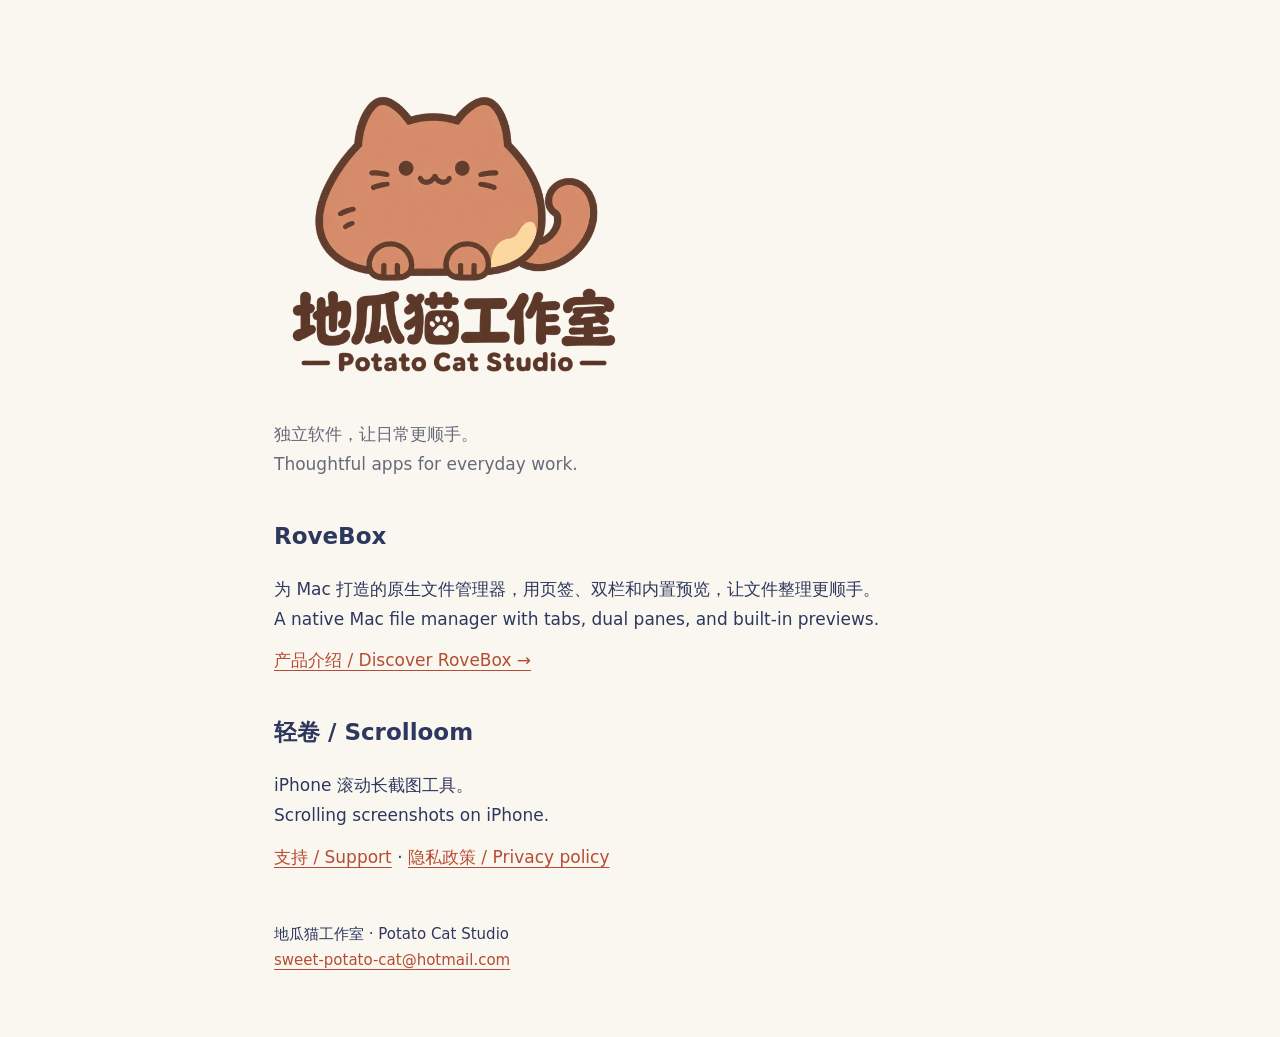
<file: index.html>
<!doctype html>
<html lang="zh-Hans"><head><meta charset="utf-8"><meta name="viewport" content="width=device-width,initial-scale=1"><title>地瓜猫工作室 / Potato Cat Studio</title><meta name="description" content="地瓜猫工作室软件的支持与隐私页面。Support and privacy information for Potato Cat Studio apps."><link rel="stylesheet" href="style.css?v=20261115-logo"></head><body><main>
<h1 class="studio-brand"><img class="studio-logo" src="assets/potato-cat-studio.png" width="360" height="360" alt="地瓜猫工作室 / Potato Cat Studio"></h1>
<p class="note">独立软件，让日常更顺手。<br><span lang="en">Thoughtful apps for everyday work.</span></p>
<section><h2>RoveBox</h2><p>为 Mac 打造的原生文件管理器，用页签、双栏和内置预览，让文件整理更顺手。<br><span lang="en">A native Mac file manager with tabs, dual panes, and built-in previews.</span></p><p><a href="rovebox/">产品介绍 / Discover RoveBox →</a></p></section>
<section><h2>轻卷 / Scrolloom</h2><p>iPhone 滚动长截图工具。<br>Scrolling screenshots on iPhone.</p><p><a href="scrolloom/">支持 / Support</a> · <a href="scrolloom/privacy.html">隐私政策 / Privacy policy</a></p></section>
<footer>地瓜猫工作室 · Potato Cat Studio<br><a href="mailto:sweet-potato-cat@hotmail.com">sweet-potato-cat@hotmail.com</a></footer>
</main></body></html>
</file>
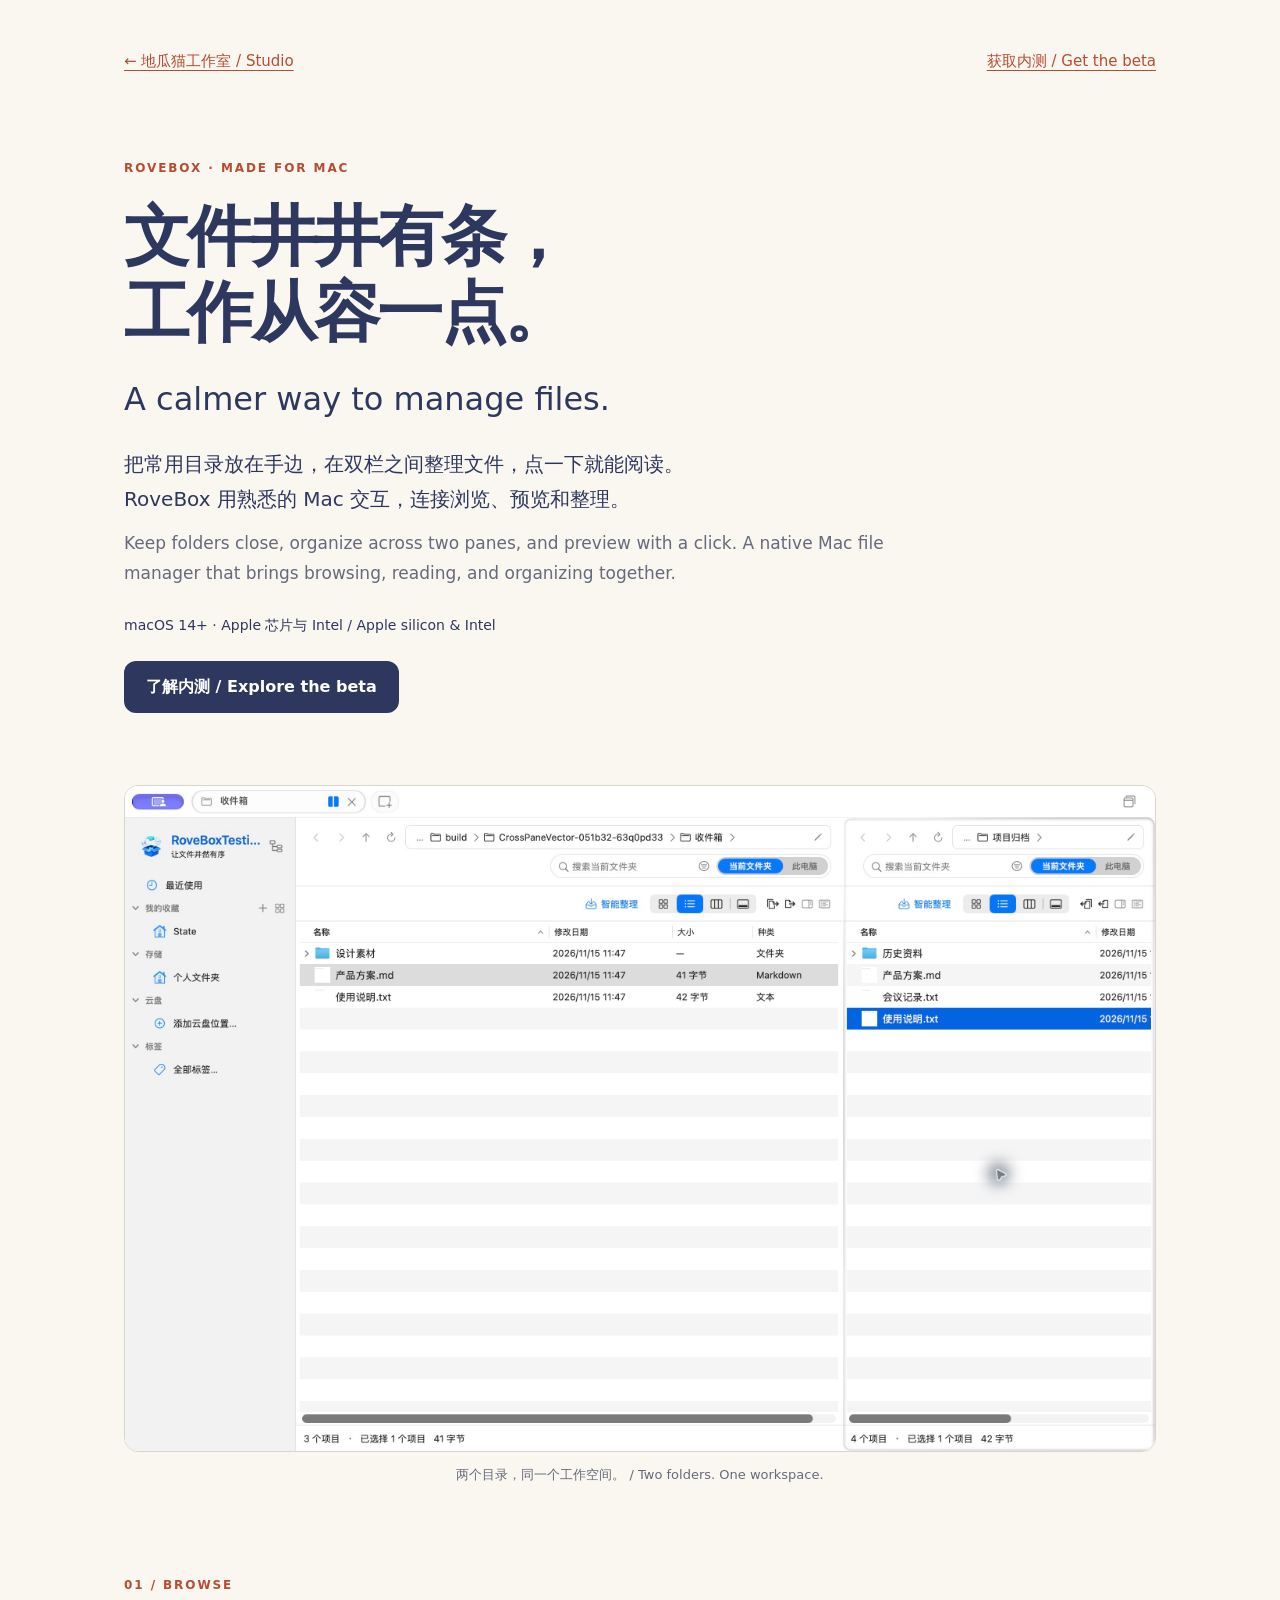
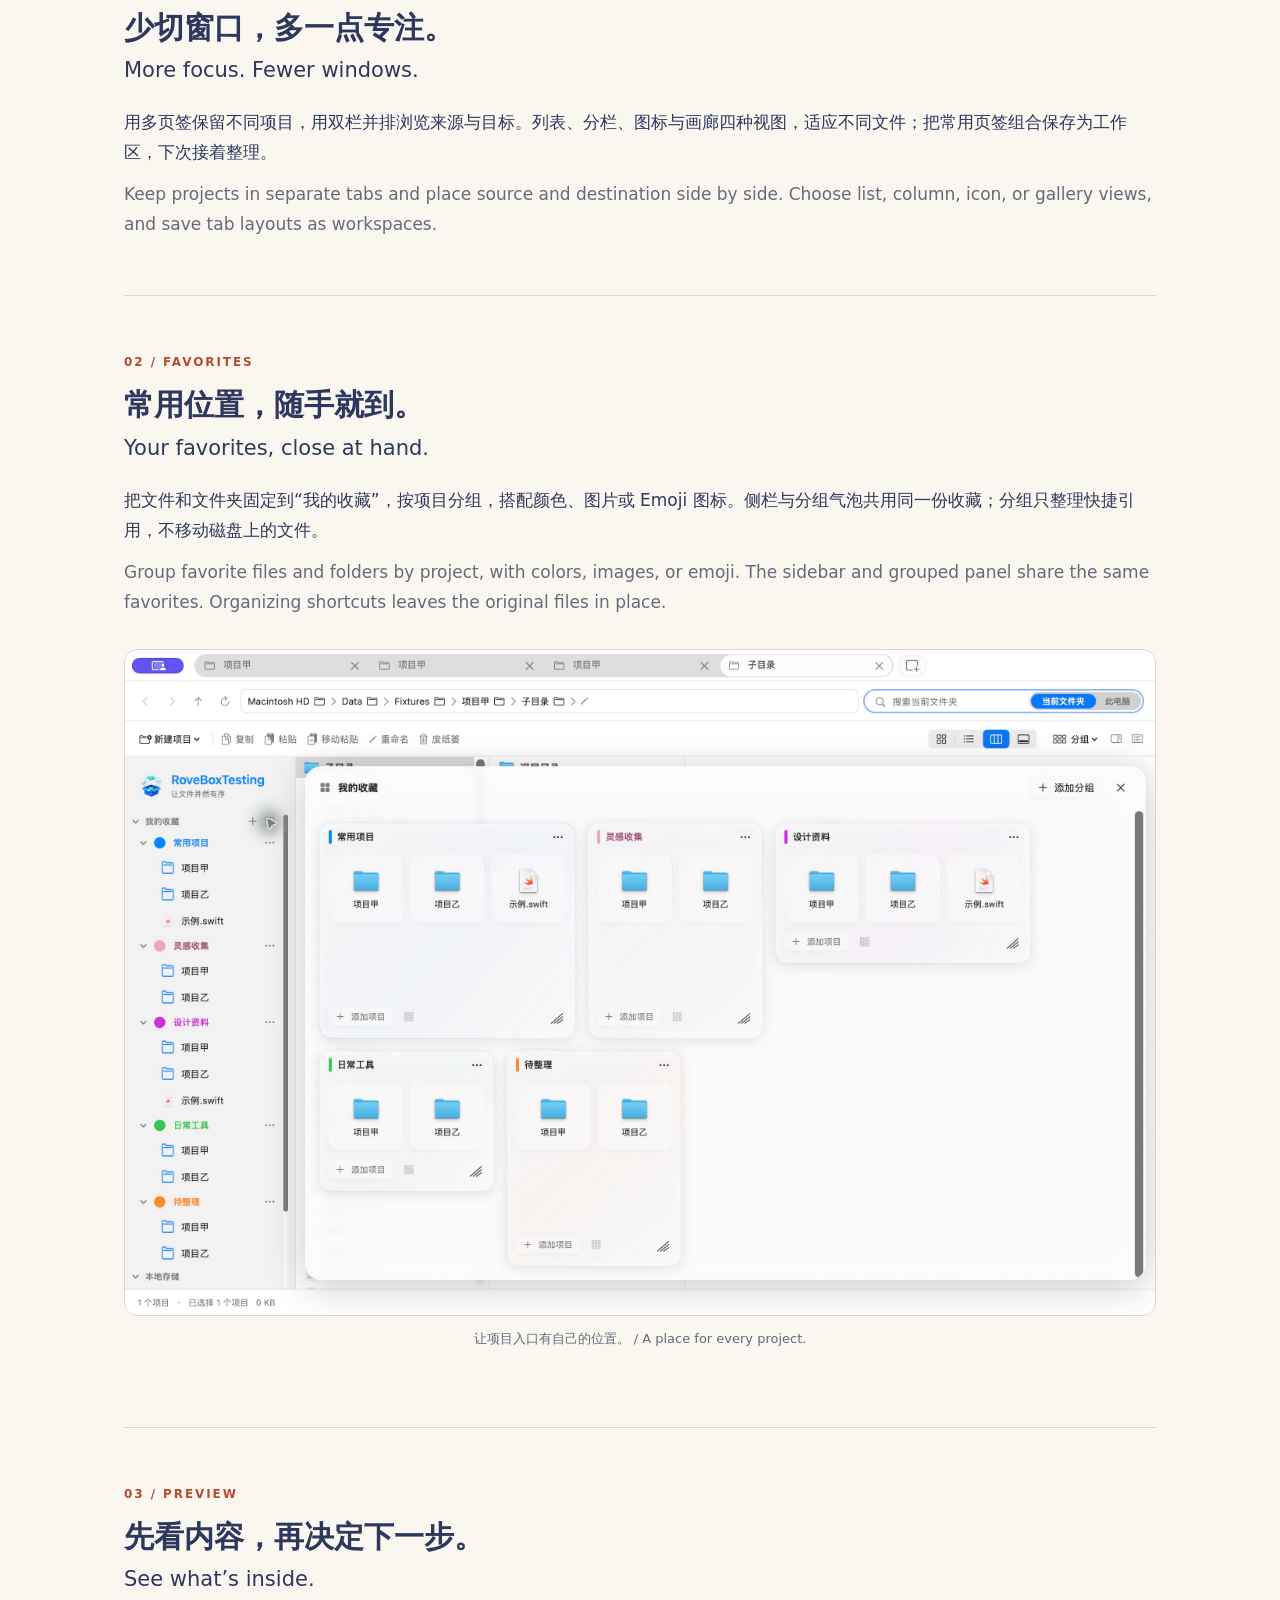
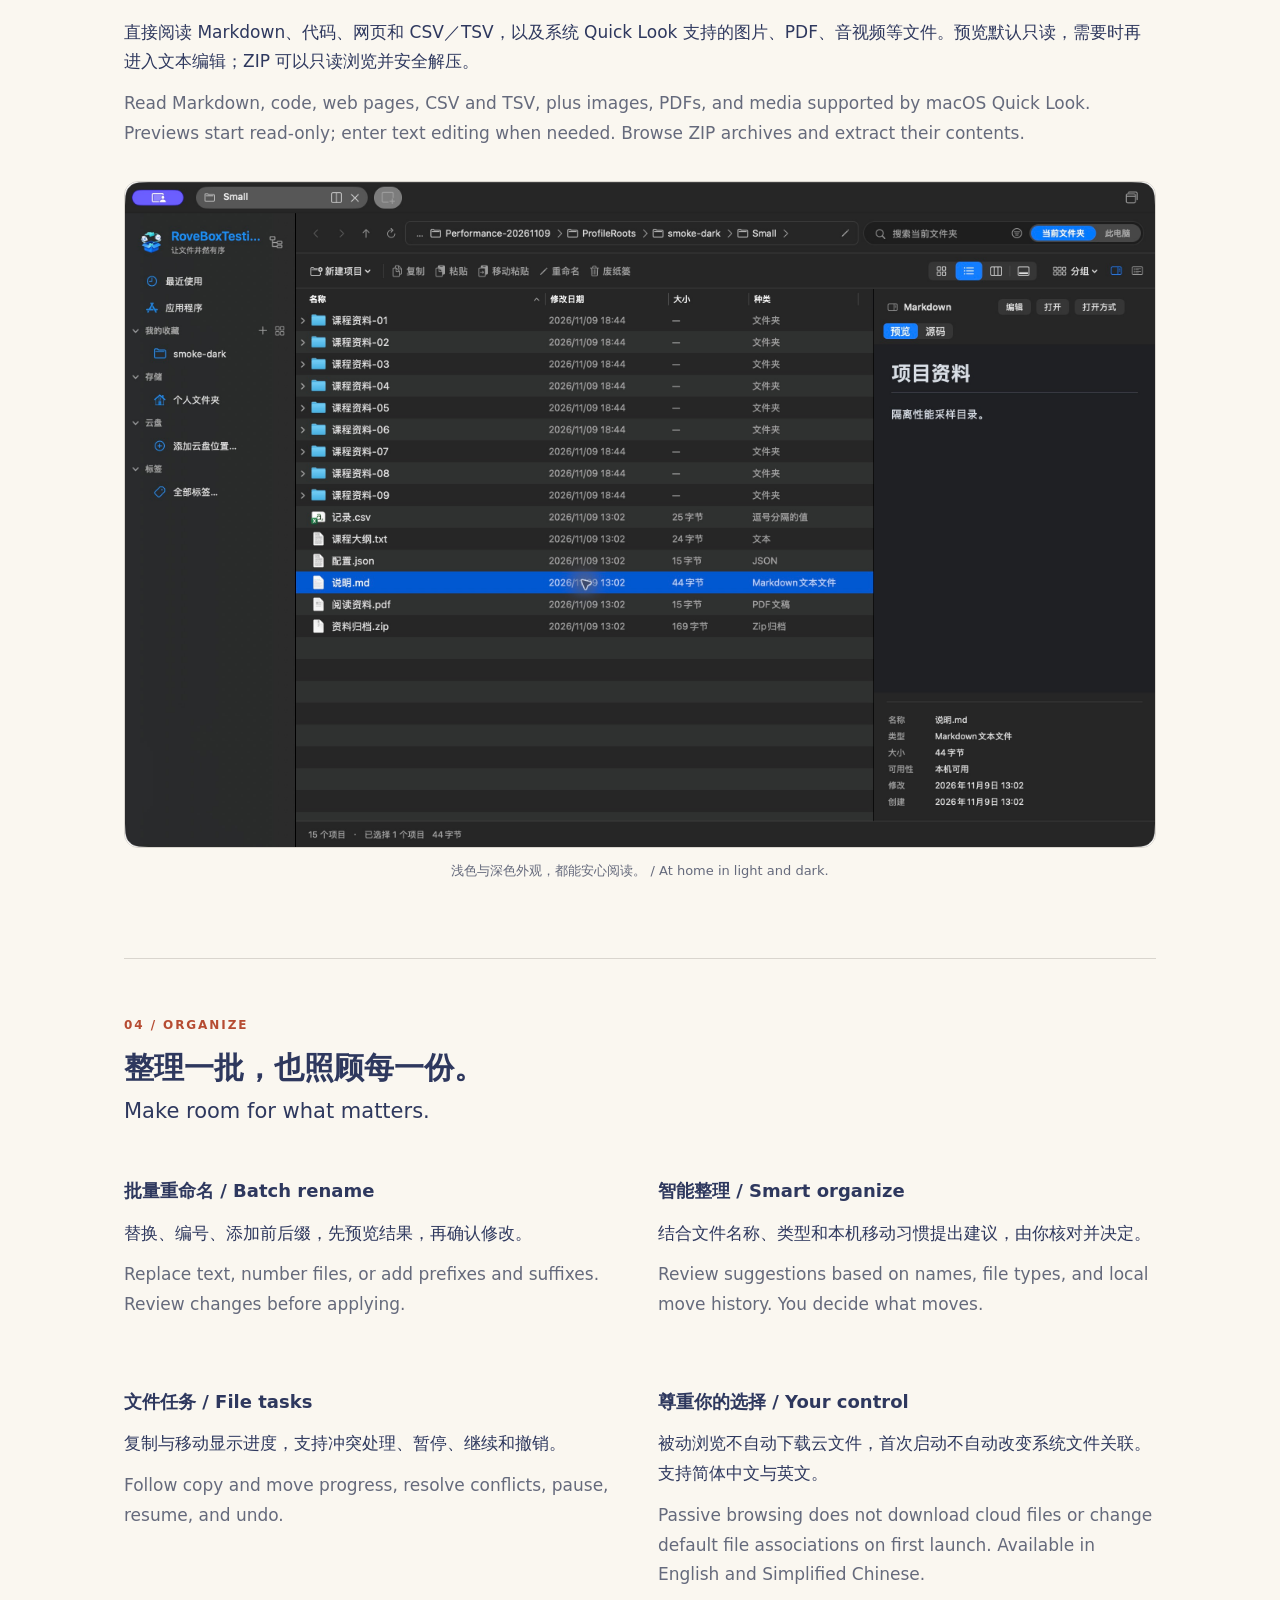
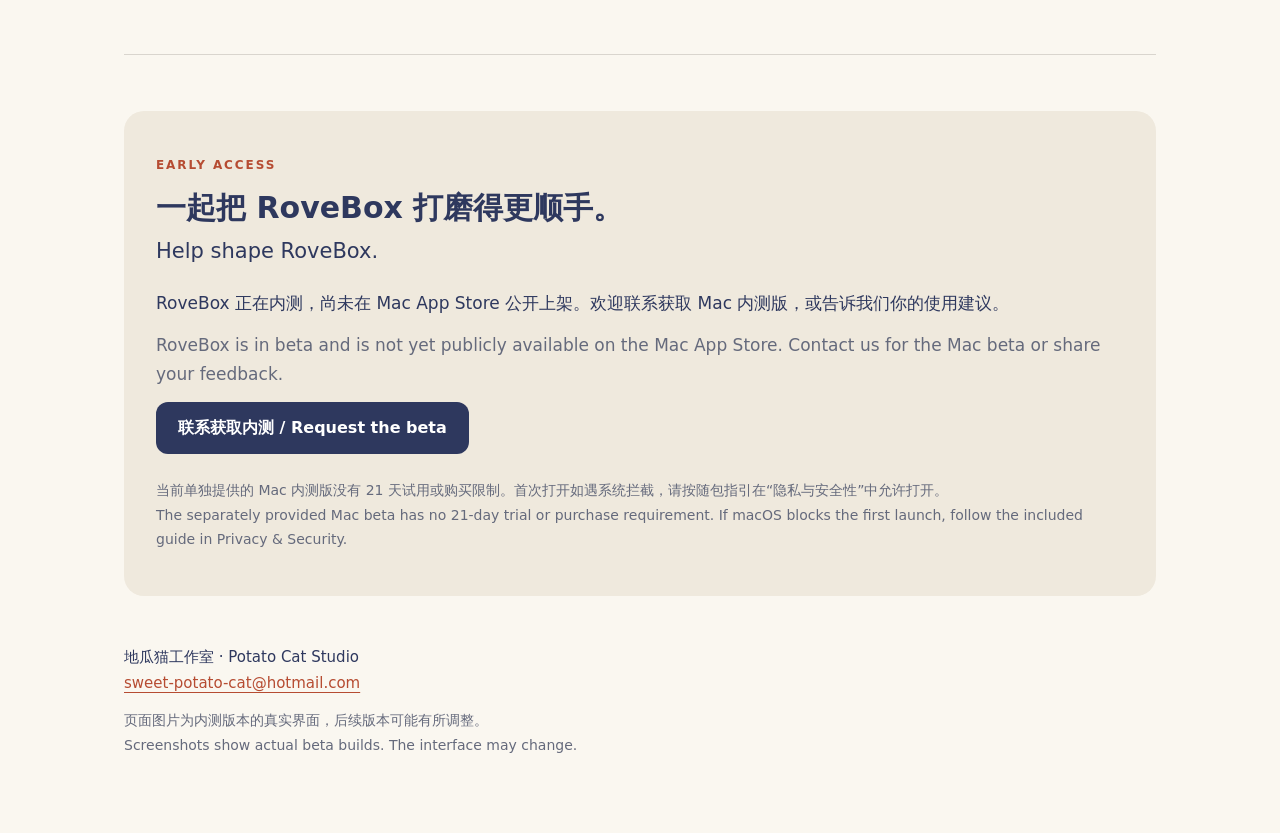
<file: rovebox/index.html>
<!doctype html>
<html lang="zh-Hans">
<head>
<meta charset="utf-8"><meta name="viewport" content="width=device-width,initial-scale=1">
<title>RoveBox — 让文件整理更顺手 / A calmer way to manage files</title>
<meta name="description" content="RoveBox 原生 Mac 文件管理器：多页签、双栏、分组收藏、内置预览与批量重命名。适用于 macOS 14 及以上，支持 Apple 芯片与 Intel。">
<link rel="stylesheet" href="../style.css"><link rel="stylesheet" href="style.css">
</head>
<body><main>
<nav aria-label="页面导航 / Page navigation"><a href="../">← 地瓜猫工作室 / Studio</a><a href="#get">获取内测 / Get the beta</a></nav>
<header class="hero">
<p class="eyebrow">ROVEBOX · MADE FOR MAC</p>
<h1>文件井井有条，<br>工作从容一点。</h1>
<p class="english" lang="en">A calmer way to manage files.</p>
<p class="intro">把常用目录放在手边，在双栏之间整理文件，点一下就能阅读。<br>RoveBox 用熟悉的 Mac 交互，连接浏览、预览和整理。</p>
<p class="note" lang="en">Keep folders close, organize across two panes, and preview with a click. A native Mac file manager that brings browsing, reading, and organizing together.</p>
<p class="compat">macOS 14+ · Apple 芯片与 Intel / Apple silicon &amp; Intel</p>
<a class="button" href="#get">了解内测 / Explore the beta</a>
</header>
<figure class="wide"><img src="images/dual-pane.png" alt="RoveBox 浅色界面展示双栏文件浏览和跨栏操作 / RoveBox dual-pane browser with cross-pane actions" width="1440" fetchpriority="high"><figcaption>两个目录，同一个工作空间。 / Two folders. One workspace.</figcaption></figure>
<section class="feature"><p class="eyebrow">01 / BROWSE</p><h2>少切窗口，多一点专注。<span lang="en">More focus. Fewer windows.</span></h2><p>用多页签保留不同项目，用双栏并排浏览来源与目标。列表、分栏、图标与画廊四种视图，适应不同文件；把常用页签组合保存为工作区，下次接着整理。</p><p class="note" lang="en">Keep projects in separate tabs and place source and destination side by side. Choose list, column, icon, or gallery views, and save tab layouts as workspaces.</p></section>
<section class="feature"><p class="eyebrow">02 / FAVORITES</p><h2>常用位置，随手就到。<span lang="en">Your favorites, close at hand.</span></h2><p>把文件和文件夹固定到“我的收藏”，按项目分组，搭配颜色、图片或 Emoji 图标。侧栏与分组气泡共用同一份收藏；分组只整理快捷引用，不移动磁盘上的文件。</p><p class="note" lang="en">Group favorite files and folders by project, with colors, images, or emoji. The sidebar and grouped panel share the same favorites. Organizing shortcuts leaves the original files in place.</p><figure><img src="images/favorites.png" loading="lazy" alt="我的收藏的分组与快捷引用 / Grouped Favorites in RoveBox"><figcaption>让项目入口有自己的位置。 / A place for every project.</figcaption></figure></section>
<section class="feature"><p class="eyebrow">03 / PREVIEW</p><h2>先看内容，再决定下一步。<span lang="en">See what’s inside.</span></h2><p>直接阅读 Markdown、代码、网页和 CSV／TSV，以及系统 Quick Look 支持的图片、PDF、音视频等文件。预览默认只读，需要时再进入文本编辑；ZIP 可以只读浏览并安全解压。</p><p class="note" lang="en">Read Markdown, code, web pages, CSV and TSV, plus images, PDFs, and media supported by macOS Quick Look. Previews start read-only; enter text editing when needed. Browse ZIP archives and extract their contents.</p><figure><img src="images/preview-dark.png" loading="lazy" alt="深色外观下的文件列表和 Markdown 预览 / File list and Markdown preview in dark appearance"><figcaption>浅色与深色外观，都能安心阅读。 / At home in light and dark.</figcaption></figure></section>
<section class="feature"><p class="eyebrow">04 / ORGANIZE</p><h2>整理一批，也照顾每一份。<span lang="en">Make room for what matters.</span></h2><div class="cards">
<article><h3>批量重命名 / Batch rename</h3><p>替换、编号、添加前后缀，先预览结果，再确认修改。</p><p class="note" lang="en">Replace text, number files, or add prefixes and suffixes. Review changes before applying.</p></article>
<article><h3>智能整理 / Smart organize</h3><p>结合文件名称、类型和本机移动习惯提出建议，由你核对并决定。</p><p class="note" lang="en">Review suggestions based on names, file types, and local move history. You decide what moves.</p></article>
<article><h3>文件任务 / File tasks</h3><p>复制与移动显示进度，支持冲突处理、暂停、继续和撤销。</p><p class="note" lang="en">Follow copy and move progress, resolve conflicts, pause, resume, and undo.</p></article>
<article><h3>尊重你的选择 / Your control</h3><p>被动浏览不自动下载云文件，首次启动不自动改变系统文件关联。支持简体中文与英文。</p><p class="note" lang="en">Passive browsing does not download cloud files or change default file associations on first launch. Available in English and Simplified Chinese.</p></article>
</div></section>
<section id="get" class="get"><p class="eyebrow">EARLY ACCESS</p><h2>一起把 RoveBox 打磨得更顺手。<span lang="en">Help shape RoveBox.</span></h2><p>RoveBox 正在内测，尚未在 Mac App Store 公开上架。欢迎联系获取 Mac 内测版，或告诉我们你的使用建议。</p><p class="note" lang="en">RoveBox is in beta and is not yet publicly available on the Mac App Store. Contact us for the Mac beta or share your feedback.</p><a class="button" href="mailto:sweet-potato-cat@hotmail.com?subject=RoveBox%20Beta">联系获取内测 / Request the beta</a><p class="note small">当前单独提供的 Mac 内测版没有 21 天试用或购买限制。首次打开如遇系统拦截，请按随包指引在“隐私与安全性”中允许打开。<br><span lang="en">The separately provided Mac beta has no 21-day trial or purchase requirement. If macOS blocks the first launch, follow the included guide in Privacy &amp; Security.</span></p></section>
<footer>地瓜猫工作室 · Potato Cat Studio<br><a href="mailto:sweet-potato-cat@hotmail.com">sweet-potato-cat@hotmail.com</a><p class="small note">页面图片为内测版本的真实界面，后续版本可能有所调整。<br><span lang="en">Screenshots show actual beta builds. The interface may change.</span></p></footer>
</main></body></html>
</file>
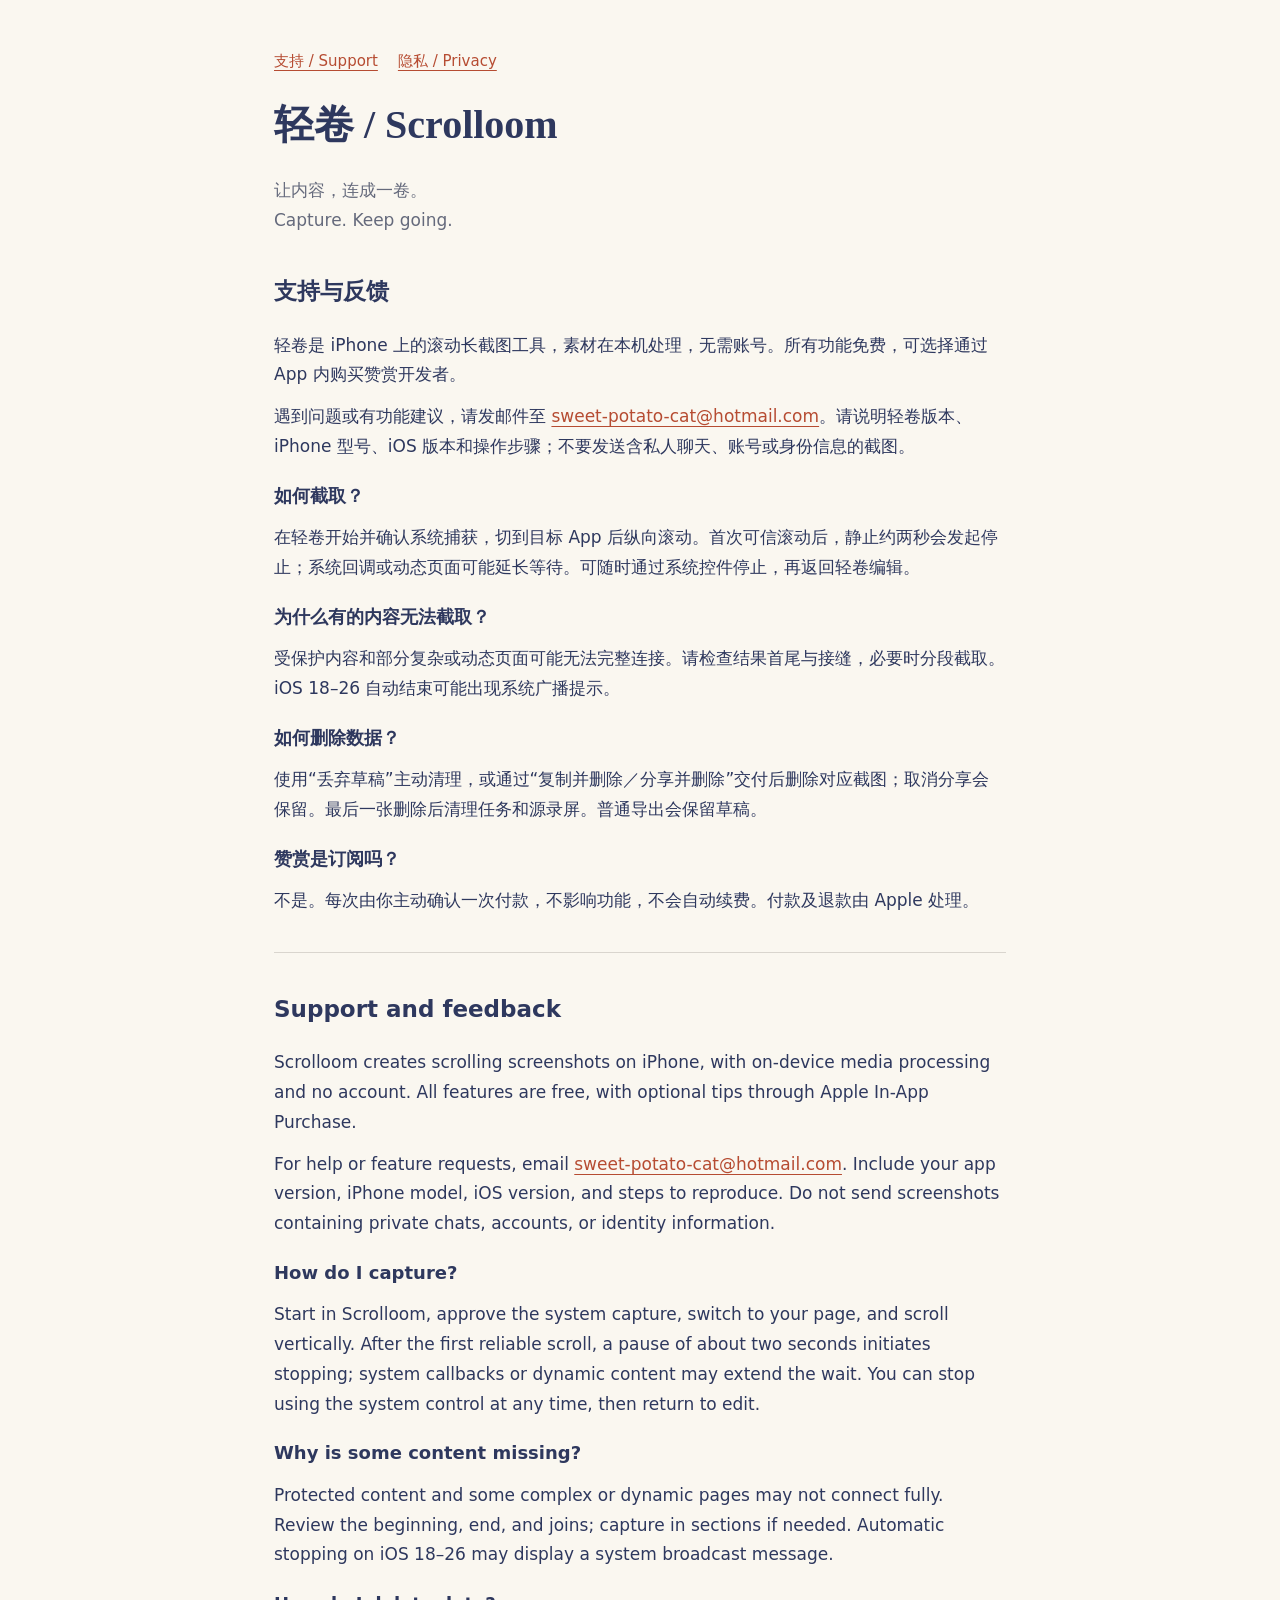
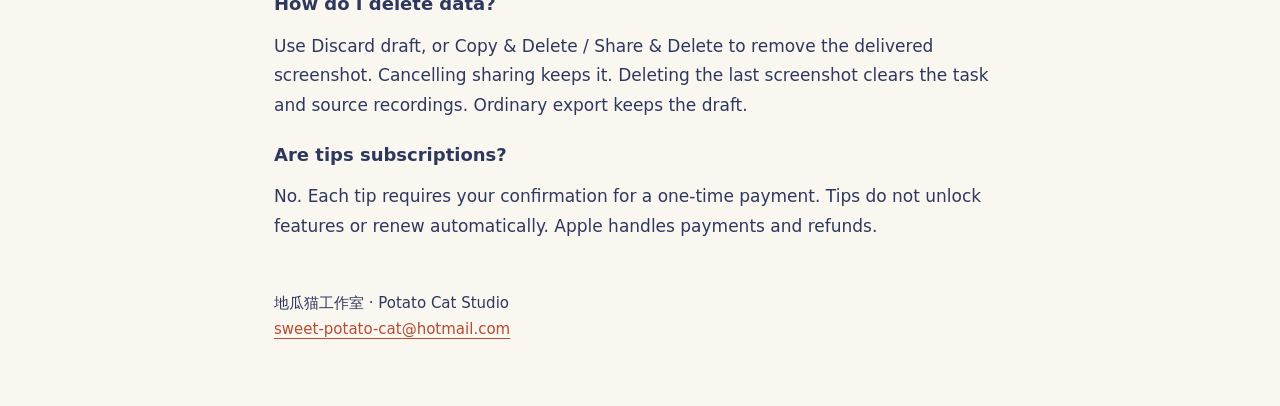
<file: scrolloom/index.html>
<!doctype html>
<html lang="zh-Hans"><head><meta charset="utf-8"><meta name="viewport" content="width=device-width,initial-scale=1"><title>轻卷支持 / Scrolloom Support</title><meta name="description" content="轻卷 Scrolloom：本地滚动长截图工具。支持与隐私政策。"><link rel="stylesheet" href="../style.css"></head><body><main><nav aria-label="页面导航"><a href="index.html">支持 / Support</a><a href="privacy.html">隐私 / Privacy</a></nav><h1>轻卷 / Scrolloom</h1><p class="note">让内容，连成一卷。<br>Capture. Keep going.</p>
<section lang="zh-Hans"><h2>支持与反馈</h2><p>轻卷是 iPhone 上的滚动长截图工具，素材在本机处理，无需账号。所有功能免费，可选择通过 App 内购买赞赏开发者。</p><p>遇到问题或有功能建议，请发邮件至 <a href="mailto:sweet-potato-cat@hotmail.com">sweet-potato-cat@hotmail.com</a>。请说明轻卷版本、iPhone 型号、iOS 版本和操作步骤；不要发送含私人聊天、账号或身份信息的截图。</p><h3>如何截取？</h3><p>在轻卷开始并确认系统捕获，切到目标 App 后纵向滚动。首次可信滚动后，静止约两秒会发起停止；系统回调或动态页面可能延长等待。可随时通过系统控件停止，再返回轻卷编辑。</p><h3>为什么有的内容无法截取？</h3><p>受保护内容和部分复杂或动态页面可能无法完整连接。请检查结果首尾与接缝，必要时分段截取。iOS 18–26 自动结束可能出现系统广播提示。</p><h3>如何删除数据？</h3><p>使用“丢弃草稿”主动清理，或通过“复制并删除／分享并删除”交付后删除对应截图；取消分享会保留。最后一张删除后清理任务和源录屏。普通导出会保留草稿。</p><h3>赞赏是订阅吗？</h3><p>不是。每次由你主动确认一次付款，不影响功能，不会自动续费。付款及退款由 Apple 处理。</p></section><hr>
<section lang="en"><h2>Support and feedback</h2><p>Scrolloom creates scrolling screenshots on iPhone, with on-device media processing and no account. All features are free, with optional tips through Apple In-App Purchase.</p><p>For help or feature requests, email <a href="mailto:sweet-potato-cat@hotmail.com">sweet-potato-cat@hotmail.com</a>. Include your app version, iPhone model, iOS version, and steps to reproduce. Do not send screenshots containing private chats, accounts, or identity information.</p><h3>How do I capture?</h3><p>Start in Scrolloom, approve the system capture, switch to your page, and scroll vertically. After the first reliable scroll, a pause of about two seconds initiates stopping; system callbacks or dynamic content may extend the wait. You can stop using the system control at any time, then return to edit.</p><h3>Why is some content missing?</h3><p>Protected content and some complex or dynamic pages may not connect fully. Review the beginning, end, and joins; capture in sections if needed. Automatic stopping on iOS 18–26 may display a system broadcast message.</p><h3>How do I delete data?</h3><p>Use Discard draft, or Copy & Delete / Share & Delete to remove the delivered screenshot. Cancelling sharing keeps it. Deleting the last screenshot clears the task and source recordings. Ordinary export keeps the draft.</p><h3>Are tips subscriptions?</h3><p>No. Each tip requires your confirmation for a one-time payment. Tips do not unlock features or renew automatically. Apple handles payments and refunds.</p></section><footer>地瓜猫工作室 · Potato Cat Studio<br><a href="mailto:sweet-potato-cat@hotmail.com">sweet-potato-cat@hotmail.com</a></footer></main></body></html>
</file>
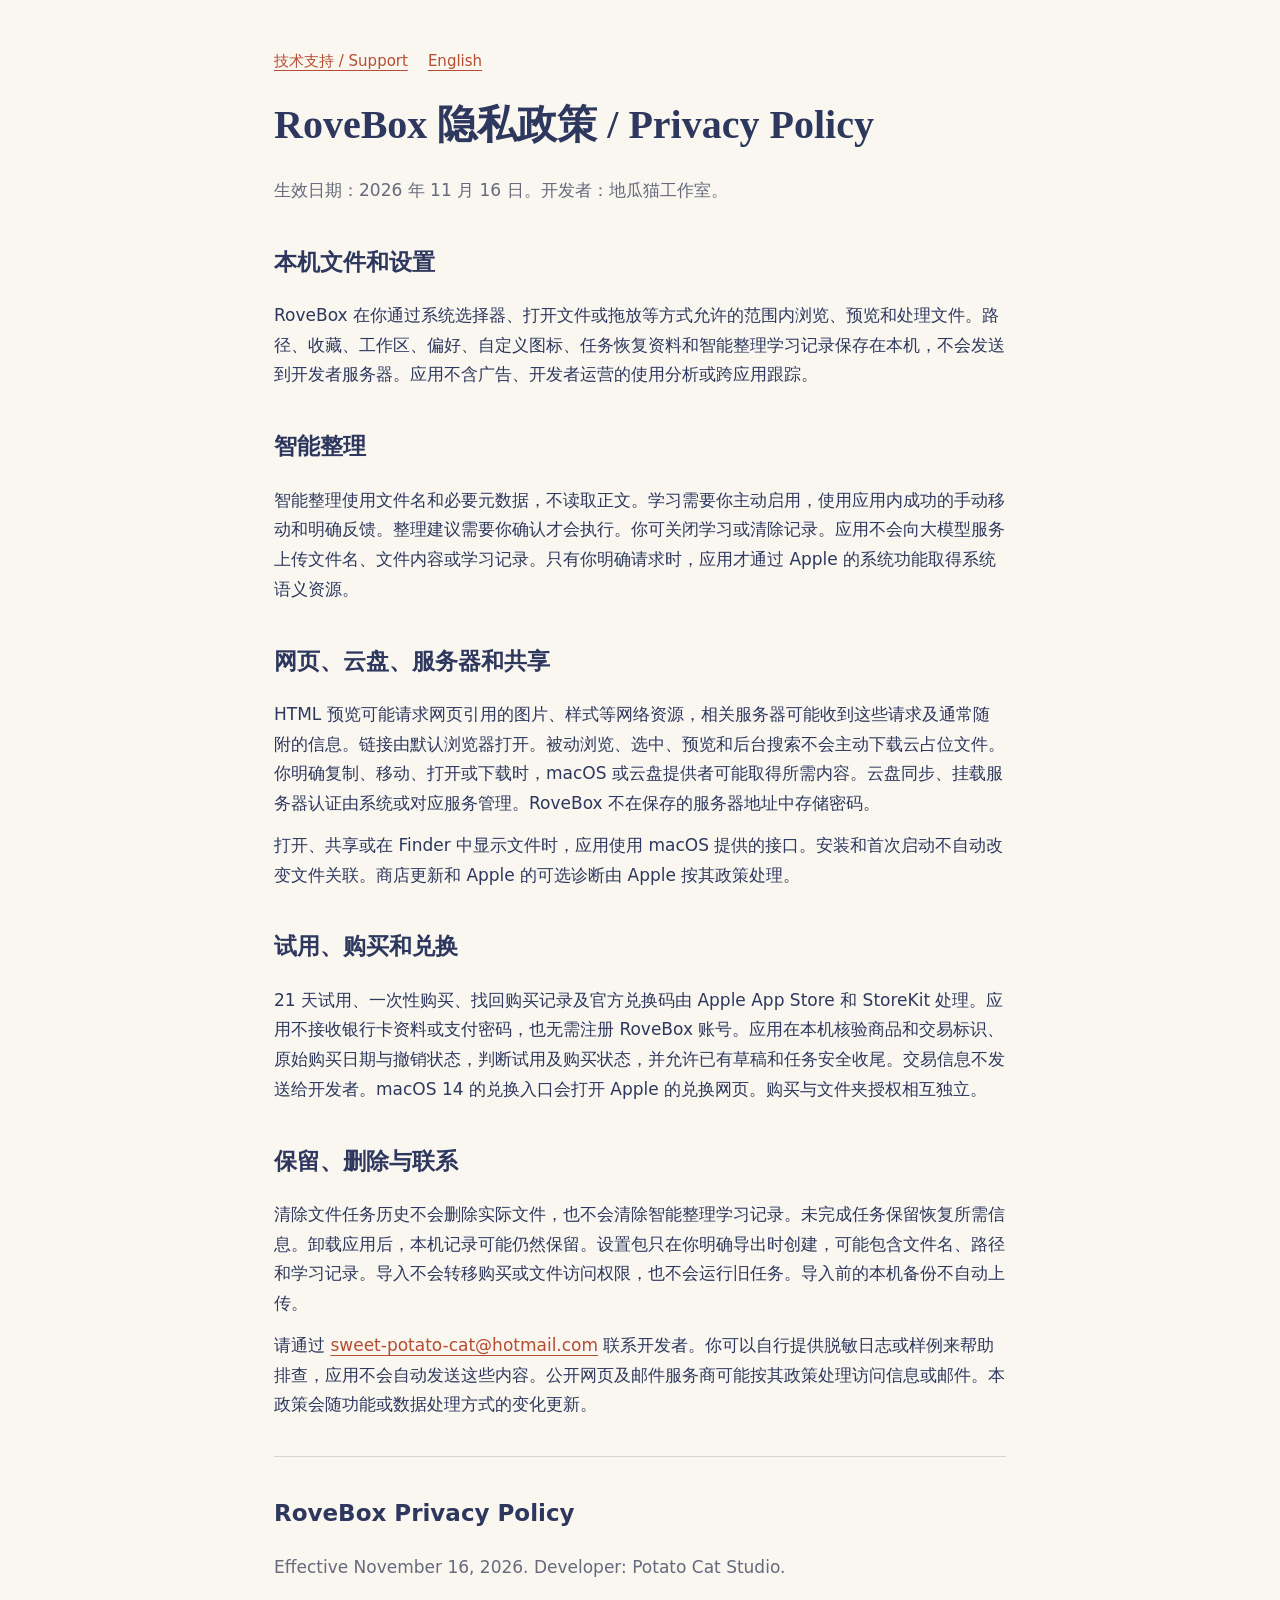
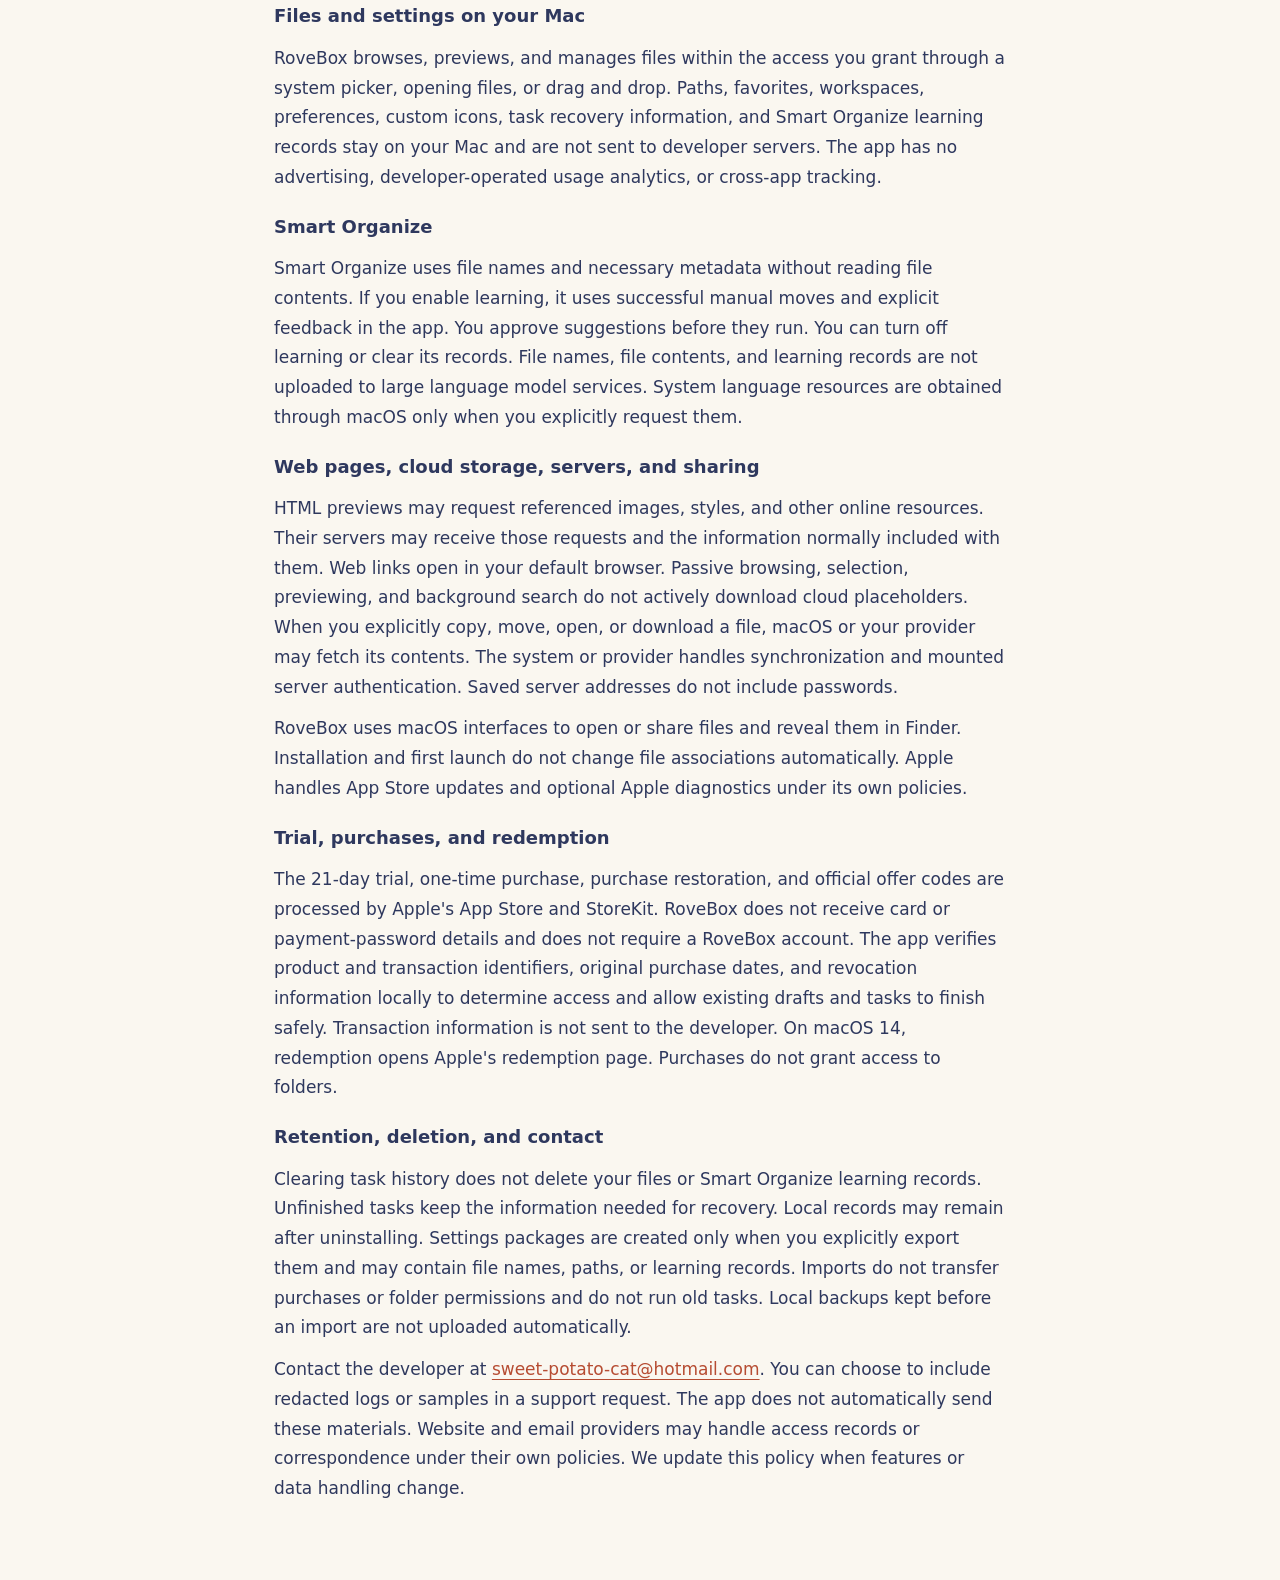
<file: rovebox/privacy.html>
<!doctype html>
<html lang="zh-Hans">
<head>
  <meta charset="utf-8">
  <meta name="viewport" content="width=device-width, initial-scale=1">
  <title>RoveBox 隐私政策 / Privacy Policy</title>
  <meta name="description" content="RoveBox 隐私政策 / RoveBox Privacy Policy">
  <link rel="stylesheet" href="../style.css">
</head>
<body>
<main>
  <nav aria-label="页面导航 / Navigation"><a href="./">技术支持 / Support</a><a href="#english">English</a></nav>
  <h1>RoveBox 隐私政策 / Privacy Policy</h1>
  <section lang="zh-Hans">
    <p class="note">生效日期：2026 年 11 月 16 日。开发者：地瓜猫工作室。</p>
    <h2>本机文件和设置</h2>
    <p>RoveBox 在你通过系统选择器、打开文件或拖放等方式允许的范围内浏览、预览和处理文件。路径、收藏、工作区、偏好、自定义图标、任务恢复资料和智能整理学习记录保存在本机，不会发送到开发者服务器。应用不含广告、开发者运营的使用分析或跨应用跟踪。</p>
    <h2>智能整理</h2>
    <p>智能整理使用文件名和必要元数据，不读取正文。学习需要你主动启用，使用应用内成功的手动移动和明确反馈。整理建议需要你确认才会执行。你可关闭学习或清除记录。应用不会向大模型服务上传文件名、文件内容或学习记录。只有你明确请求时，应用才通过 Apple 的系统功能取得系统语义资源。</p>
    <h2>网页、云盘、服务器和共享</h2>
    <p>HTML 预览可能请求网页引用的图片、样式等网络资源，相关服务器可能收到这些请求及通常随附的信息。链接由默认浏览器打开。被动浏览、选中、预览和后台搜索不会主动下载云占位文件。你明确复制、移动、打开或下载时，macOS 或云盘提供者可能取得所需内容。云盘同步、挂载服务器认证由系统或对应服务管理。RoveBox 不在保存的服务器地址中存储密码。</p>
    <p>打开、共享或在 Finder 中显示文件时，应用使用 macOS 提供的接口。安装和首次启动不自动改变文件关联。商店更新和 Apple 的可选诊断由 Apple 按其政策处理。</p>
    <h2>试用、购买和兑换</h2>
    <p>21 天试用、一次性购买、找回购买记录及官方兑换码由 Apple App Store 和 StoreKit 处理。应用不接收银行卡资料或支付密码，也无需注册 RoveBox 账号。应用在本机核验商品和交易标识、原始购买日期与撤销状态，判断试用及购买状态，并允许已有草稿和任务安全收尾。交易信息不发送给开发者。macOS 14 的兑换入口会打开 Apple 的兑换网页。购买与文件夹授权相互独立。</p>
    <h2>保留、删除与联系</h2>
    <p>清除文件任务历史不会删除实际文件，也不会清除智能整理学习记录。未完成任务保留恢复所需信息。卸载应用后，本机记录可能仍然保留。设置包只在你明确导出时创建，可能包含文件名、路径和学习记录。导入不会转移购买或文件访问权限，也不会运行旧任务。导入前的本机备份不自动上传。</p>
    <p>请通过 <a href="mailto:sweet-potato-cat@hotmail.com">sweet-potato-cat@hotmail.com</a> 联系开发者。你可以自行提供脱敏日志或样例来帮助排查，应用不会自动发送这些内容。公开网页及邮件服务商可能按其政策处理访问信息或邮件。本政策会随功能或数据处理方式的变化更新。</p>
  </section>
  <hr>
  <section id="english" lang="en">
    <h2>RoveBox Privacy Policy</h2>
    <p class="note">Effective November 16, 2026. Developer: Potato Cat Studio.</p>
    <h3>Files and settings on your Mac</h3>
    <p>RoveBox browses, previews, and manages files within the access you grant through a system picker, opening files, or drag and drop. Paths, favorites, workspaces, preferences, custom icons, task recovery information, and Smart Organize learning records stay on your Mac and are not sent to developer servers. The app has no advertising, developer-operated usage analytics, or cross-app tracking.</p>
    <h3>Smart Organize</h3>
    <p>Smart Organize uses file names and necessary metadata without reading file contents. If you enable learning, it uses successful manual moves and explicit feedback in the app. You approve suggestions before they run. You can turn off learning or clear its records. File names, file contents, and learning records are not uploaded to large language model services. System language resources are obtained through macOS only when you explicitly request them.</p>
    <h3>Web pages, cloud storage, servers, and sharing</h3>
    <p>HTML previews may request referenced images, styles, and other online resources. Their servers may receive those requests and the information normally included with them. Web links open in your default browser. Passive browsing, selection, previewing, and background search do not actively download cloud placeholders. When you explicitly copy, move, open, or download a file, macOS or your provider may fetch its contents. The system or provider handles synchronization and mounted server authentication. Saved server addresses do not include passwords.</p>
    <p>RoveBox uses macOS interfaces to open or share files and reveal them in Finder. Installation and first launch do not change file associations automatically. Apple handles App Store updates and optional Apple diagnostics under its own policies.</p>
    <h3>Trial, purchases, and redemption</h3>
    <p>The 21-day trial, one-time purchase, purchase restoration, and official offer codes are processed by Apple's App Store and StoreKit. RoveBox does not receive card or payment-password details and does not require a RoveBox account. The app verifies product and transaction identifiers, original purchase dates, and revocation information locally to determine access and allow existing drafts and tasks to finish safely. Transaction information is not sent to the developer. On macOS 14, redemption opens Apple's redemption page. Purchases do not grant access to folders.</p>
    <h3>Retention, deletion, and contact</h3>
    <p>Clearing task history does not delete your files or Smart Organize learning records. Unfinished tasks keep the information needed for recovery. Local records may remain after uninstalling. Settings packages are created only when you explicitly export them and may contain file names, paths, or learning records. Imports do not transfer purchases or folder permissions and do not run old tasks. Local backups kept before an import are not uploaded automatically.</p>
    <p>Contact the developer at <a href="mailto:sweet-potato-cat@hotmail.com">sweet-potato-cat@hotmail.com</a>. You can choose to include redacted logs or samples in a support request. The app does not automatically send these materials. Website and email providers may handle access records or correspondence under their own policies. We update this policy when features or data handling change.</p>
  </section>
</main>
</body>
</html>
</file>
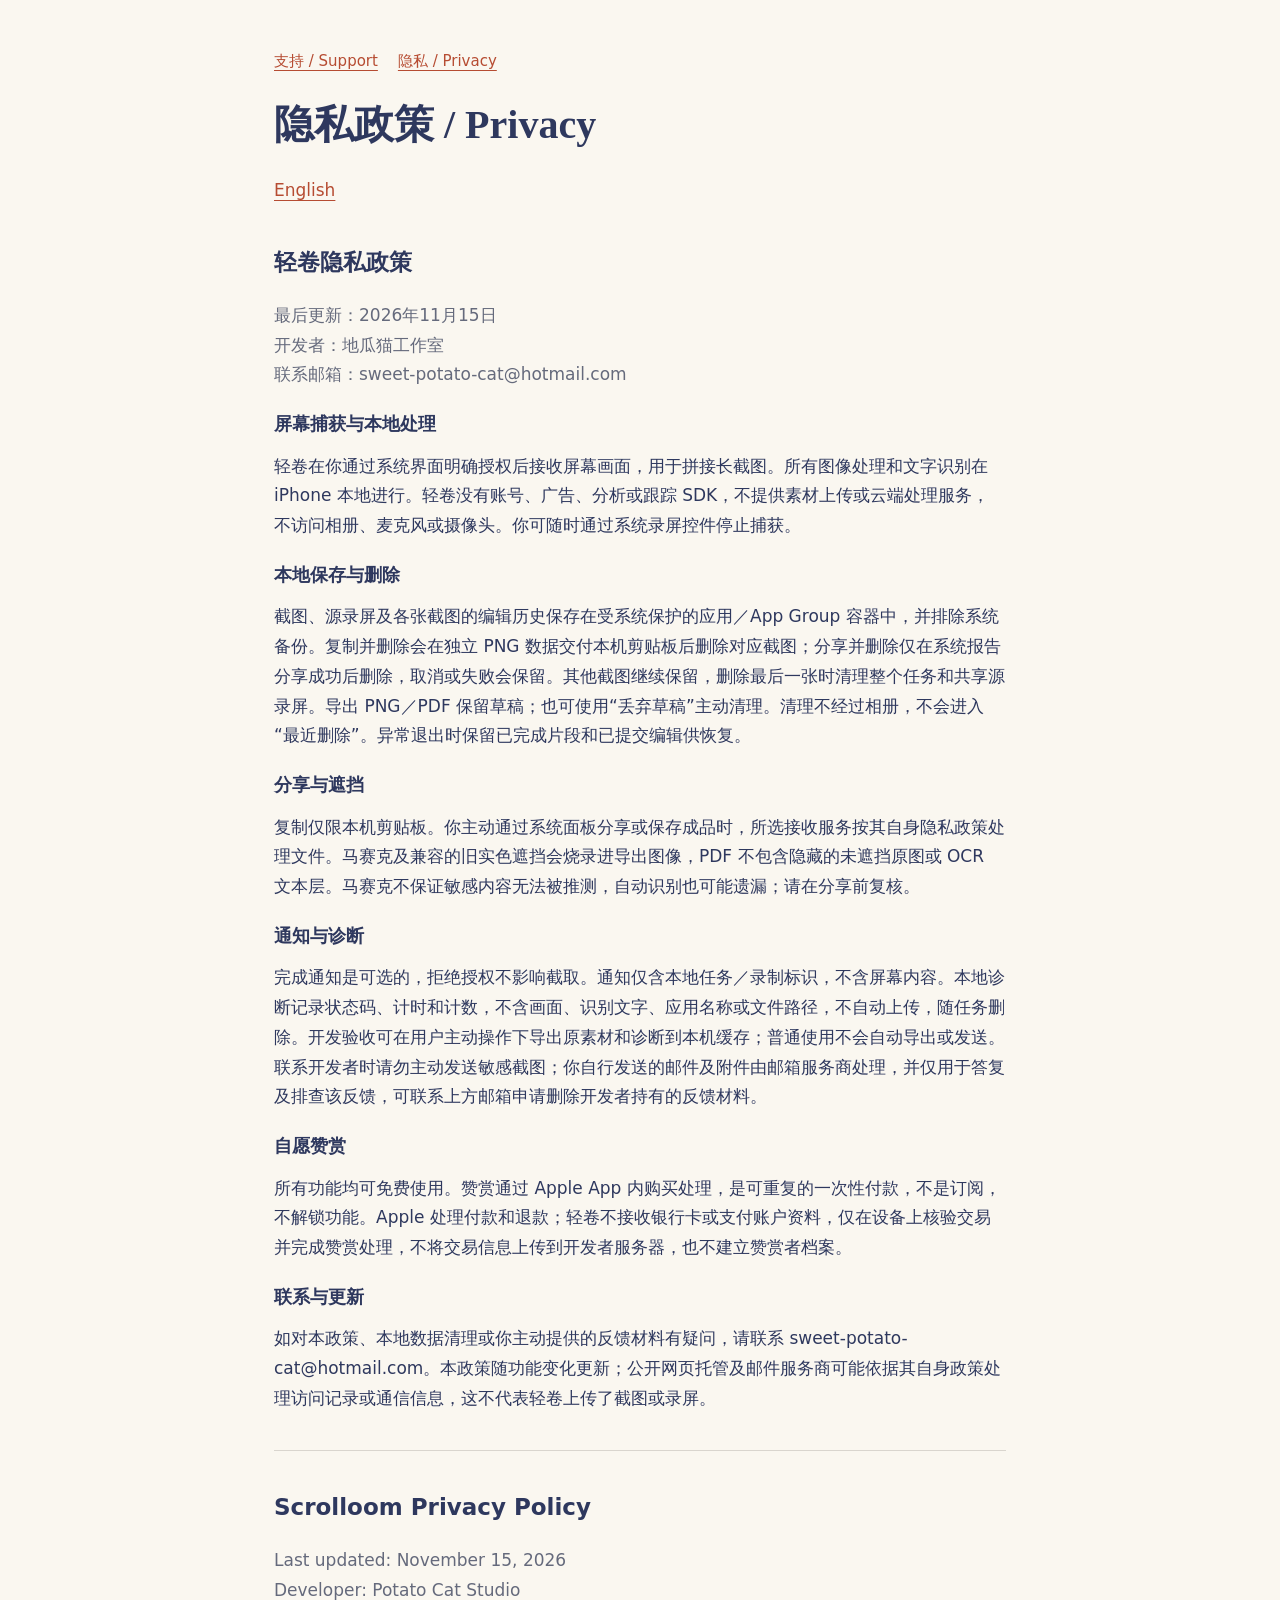
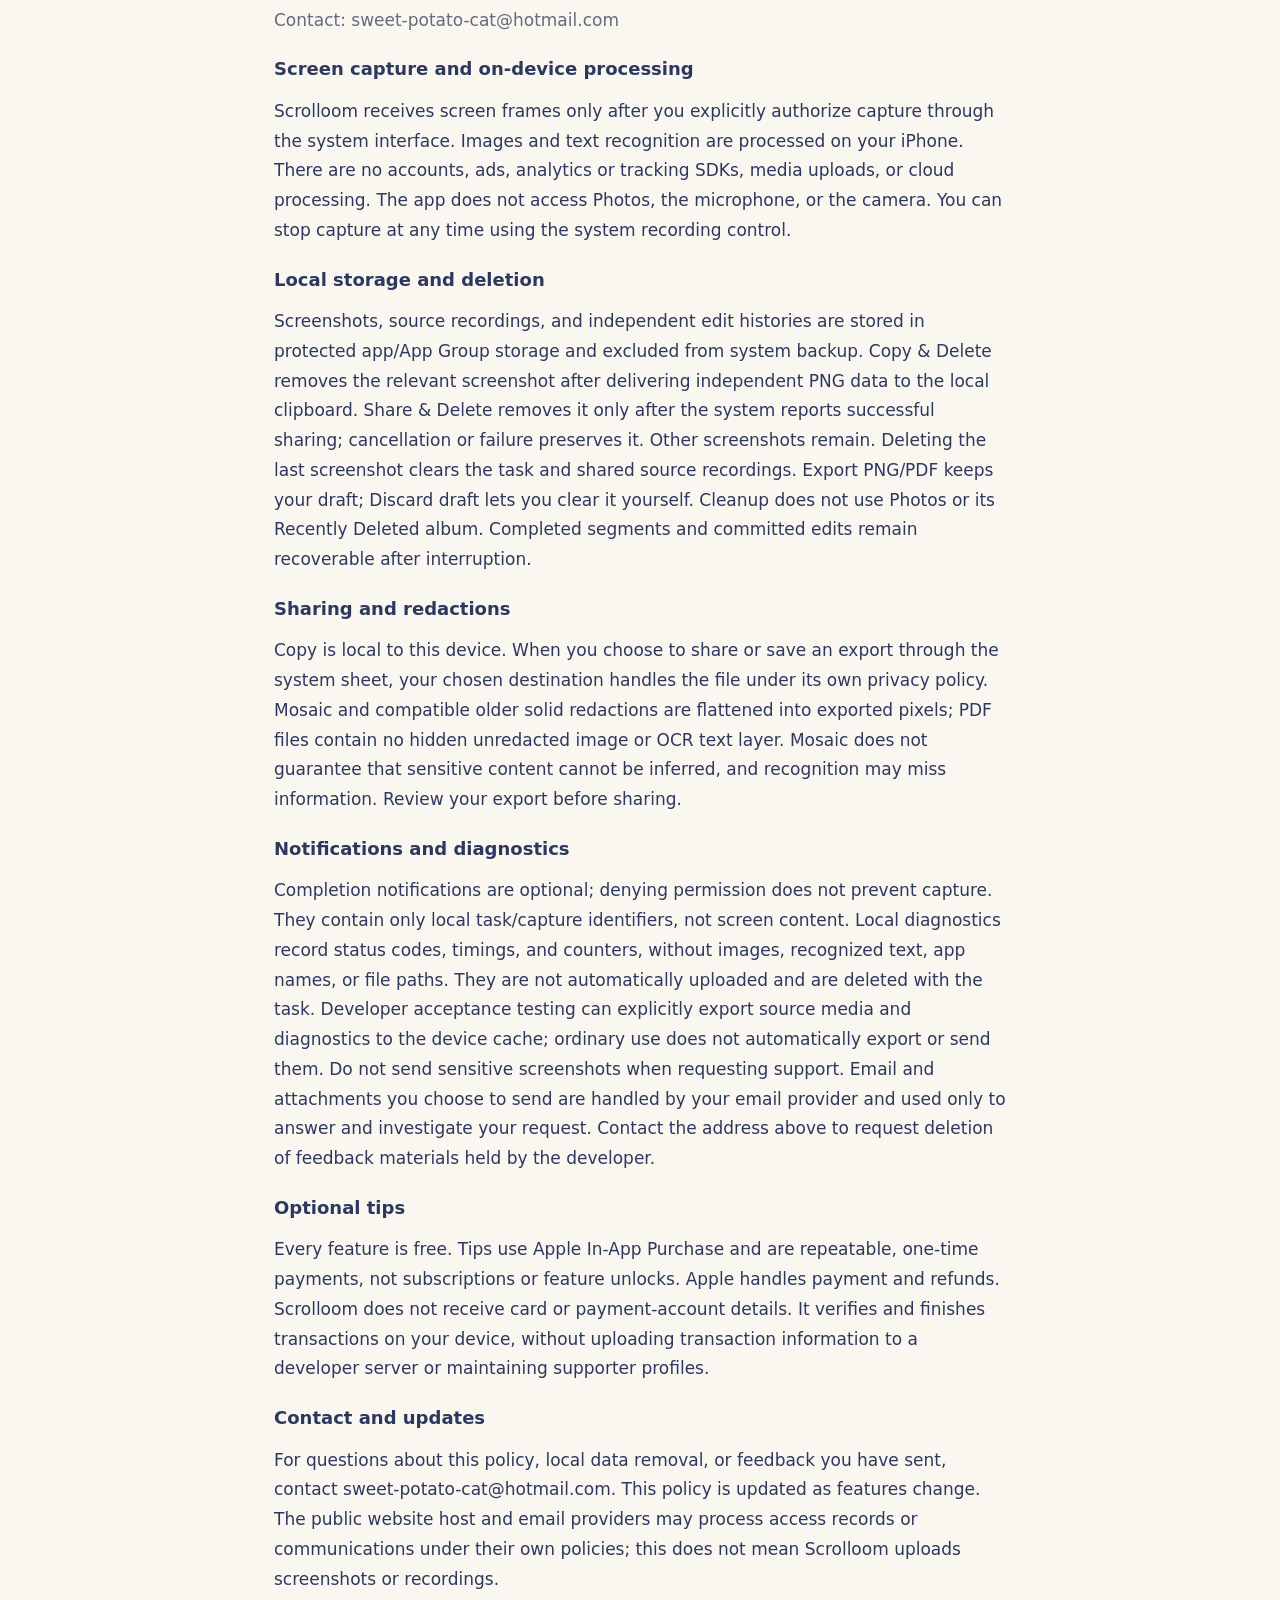
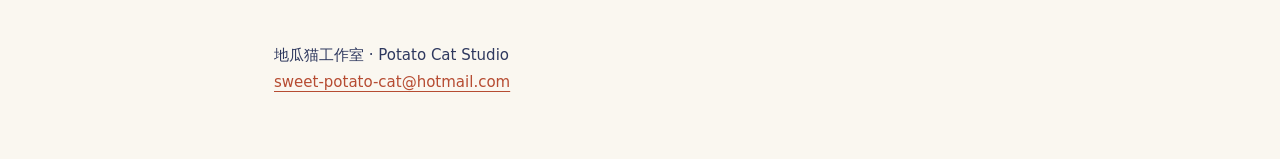
<file: scrolloom/privacy.html>
<!doctype html>
<html lang="zh-Hans"><head><meta charset="utf-8"><meta name="viewport" content="width=device-width,initial-scale=1"><title>轻卷隐私政策 / Scrolloom Privacy Policy</title><meta name="description" content="轻卷 Scrolloom：本地滚动长截图工具。支持与隐私政策。"><link rel="stylesheet" href="../style.css"></head><body><main><nav aria-label="页面导航"><a href="index.html">支持 / Support</a><a href="privacy.html">隐私 / Privacy</a></nav><h1>隐私政策 / Privacy</h1><p><a href="#english">English</a></p><section lang="zh-Hans"><h2>轻卷隐私政策</h2><p class="note">最后更新：2026年11月15日<br>开发者：地瓜猫工作室<br>联系邮箱：sweet-potato-cat@hotmail.com</p><h3>屏幕捕获与本地处理</h3><p>轻卷在你通过系统界面明确授权后接收屏幕画面，用于拼接长截图。所有图像处理和文字识别在 iPhone 本地进行。轻卷没有账号、广告、分析或跟踪 SDK，不提供素材上传或云端处理服务，不访问相册、麦克风或摄像头。你可随时通过系统录屏控件停止捕获。</p><h3>本地保存与删除</h3><p>截图、源录屏及各张截图的编辑历史保存在受系统保护的应用／App Group 容器中，并排除系统备份。复制并删除会在独立 PNG 数据交付本机剪贴板后删除对应截图；分享并删除仅在系统报告分享成功后删除，取消或失败会保留。其他截图继续保留，删除最后一张时清理整个任务和共享源录屏。导出 PNG／PDF 保留草稿；也可使用“丢弃草稿”主动清理。清理不经过相册，不会进入“最近删除”。异常退出时保留已完成片段和已提交编辑供恢复。</p><h3>分享与遮挡</h3><p>复制仅限本机剪贴板。你主动通过系统面板分享或保存成品时，所选接收服务按其自身隐私政策处理文件。马赛克及兼容的旧实色遮挡会烧录进导出图像，PDF 不包含隐藏的未遮挡原图或 OCR 文本层。马赛克不保证敏感内容无法被推测，自动识别也可能遗漏；请在分享前复核。</p><h3>通知与诊断</h3><p>完成通知是可选的，拒绝授权不影响截取。通知仅含本地任务／录制标识，不含屏幕内容。本地诊断记录状态码、计时和计数，不含画面、识别文字、应用名称或文件路径，不自动上传，随任务删除。开发验收可在用户主动操作下导出原素材和诊断到本机缓存；普通使用不会自动导出或发送。联系开发者时请勿主动发送敏感截图；你自行发送的邮件及附件由邮箱服务商处理，并仅用于答复及排查该反馈，可联系上方邮箱申请删除开发者持有的反馈材料。</p><h3>自愿赞赏</h3><p>所有功能均可免费使用。赞赏通过 Apple App 内购买处理，是可重复的一次性付款，不是订阅，不解锁功能。Apple 处理付款和退款；轻卷不接收银行卡或支付账户资料，仅在设备上核验交易并完成赞赏处理，不将交易信息上传到开发者服务器，也不建立赞赏者档案。</p><h3>联系与更新</h3><p>如对本政策、本地数据清理或你主动提供的反馈材料有疑问，请联系 sweet-potato-cat@hotmail.com。本政策随功能变化更新；公开网页托管及邮件服务商可能依据其自身政策处理访问记录或通信信息，这不代表轻卷上传了截图或录屏。</p></section><hr><div id="english"><section lang="en"><h2>Scrolloom Privacy Policy</h2><p class="note">Last updated: November 15, 2026<br>Developer: Potato Cat Studio<br>Contact: sweet-potato-cat@hotmail.com</p><h3>Screen capture and on-device processing</h3><p>Scrolloom receives screen frames only after you explicitly authorize capture through the system interface. Images and text recognition are processed on your iPhone. There are no accounts, ads, analytics or tracking SDKs, media uploads, or cloud processing. The app does not access Photos, the microphone, or the camera. You can stop capture at any time using the system recording control.</p><h3>Local storage and deletion</h3><p>Screenshots, source recordings, and independent edit histories are stored in protected app/App Group storage and excluded from system backup. Copy &amp; Delete removes the relevant screenshot after delivering independent PNG data to the local clipboard. Share &amp; Delete removes it only after the system reports successful sharing; cancellation or failure preserves it. Other screenshots remain. Deleting the last screenshot clears the task and shared source recordings. Export PNG/PDF keeps your draft; Discard draft lets you clear it yourself. Cleanup does not use Photos or its Recently Deleted album. Completed segments and committed edits remain recoverable after interruption.</p><h3>Sharing and redactions</h3><p>Copy is local to this device. When you choose to share or save an export through the system sheet, your chosen destination handles the file under its own privacy policy. Mosaic and compatible older solid redactions are flattened into exported pixels; PDF files contain no hidden unredacted image or OCR text layer. Mosaic does not guarantee that sensitive content cannot be inferred, and recognition may miss information. Review your export before sharing.</p><h3>Notifications and diagnostics</h3><p>Completion notifications are optional; denying permission does not prevent capture. They contain only local task/capture identifiers, not screen content. Local diagnostics record status codes, timings, and counters, without images, recognized text, app names, or file paths. They are not automatically uploaded and are deleted with the task. Developer acceptance testing can explicitly export source media and diagnostics to the device cache; ordinary use does not automatically export or send them. Do not send sensitive screenshots when requesting support. Email and attachments you choose to send are handled by your email provider and used only to answer and investigate your request. Contact the address above to request deletion of feedback materials held by the developer.</p><h3>Optional tips</h3><p>Every feature is free. Tips use Apple In-App Purchase and are repeatable, one-time payments, not subscriptions or feature unlocks. Apple handles payment and refunds. Scrolloom does not receive card or payment-account details. It verifies and finishes transactions on your device, without uploading transaction information to a developer server or maintaining supporter profiles.</p><h3>Contact and updates</h3><p>For questions about this policy, local data removal, or feedback you have sent, contact sweet-potato-cat@hotmail.com. This policy is updated as features change. The public website host and email providers may process access records or communications under their own policies; this does not mean Scrolloom uploads screenshots or recordings.</p></section></div><footer>地瓜猫工作室 · Potato Cat Studio<br><a href="mailto:sweet-potato-cat@hotmail.com">sweet-potato-cat@hotmail.com</a></footer></main></body></html>
</file>
<file: style.css>
*{box-sizing:border-box}body{margin:0;background:#faf7f0;color:#2e385e;font:17px/1.75 system-ui,-apple-system,sans-serif}main{max-width:780px;margin:auto;padding:48px 24px 64px}h1{font:600 40px/1.2 Georgia,serif}h2{font-size:23px;margin-top:36px}h3{font-size:18px;margin-bottom:8px}p{margin:12px 0}a{color:#b64c32;text-underline-offset:4px}nav,footer{font-size:15px}nav a{margin-right:20px}.note{color:#656a7c}section{scroll-margin-top:24px}hr{border:0;border-top:1px solid #d9d5ce;margin:36px 0}footer{margin-top:48px}a:focus-visible{outline:3px solid #b64c32;outline-offset:4px}@media(prefers-color-scheme:dark){body{background:#191c26;color:#eee9df}a{color:#ffa58c}.note{color:#bab8c0}hr{border-color:#454754}}

.studio-brand{margin:0}.studio-logo{display:block;width:360px;max-width:100%;height:auto;background:#faf7f0;border-radius:24px}
</file>
<file: rovebox/style.css>
main{max-width:1080px}nav{display:flex;justify-content:space-between;gap:16px;flex-wrap:wrap}nav a{margin:0}.hero{padding:72px 0 40px;max-width:820px}.eyebrow{font-size:12px;font-weight:700;letter-spacing:.16em;color:#b64c32}h1{font:650 clamp(38px,7vw,66px)/1.15 system-ui,-apple-system,sans-serif;letter-spacing:-.04em;margin:20px 0}.english{font-size:clamp(22px,4vw,32px);margin:20px 0}.intro{font-size:20px}.compat{font-size:14px;margin:24px 0}.button{display:inline-block;background:#2e385e;color:#fff;padding:12px 22px;border-radius:12px;text-decoration:none;font-size:16px;font-weight:600}.button:hover{background:#b64c32}figure{margin:32px 0}figure img{display:block;width:100%;height:auto;border-radius:14px;border:1px solid #d9d5ce}figcaption{font-size:13px;color:#656a7c;text-align:center;margin:12px 0}.feature{padding:44px 0;border-bottom:1px solid #d9d5ce}.feature h2,.get h2{font-size:30px;line-height:1.35;margin:12px 0 24px}h2 span{display:block;font-size:21px;font-weight:400;margin-top:8px}.cards{display:grid;grid-template-columns:1fr 1fr;gap:20px 36px}.cards article{padding:8px 0}.get{margin-top:56px;padding:32px;border-radius:20px;background:#efe9dd}.small{font-size:14px}.get .small{margin-top:24px}@media(max-width:600px){main{padding:28px 20px 48px}.hero{padding-top:40px}.cards{grid-template-columns:1fr;gap:8px}.get{padding:24px}.feature{padding:32px 0}}@media(prefers-color-scheme:dark){.eyebrow{color:#ffa58c}.button{background:#edc1a0;color:#191c26}.button:hover{background:#ffa58c}.get{background:#272b38}.feature,figure img{border-color:#454754}figcaption{color:#bab8c0}}
</file>
